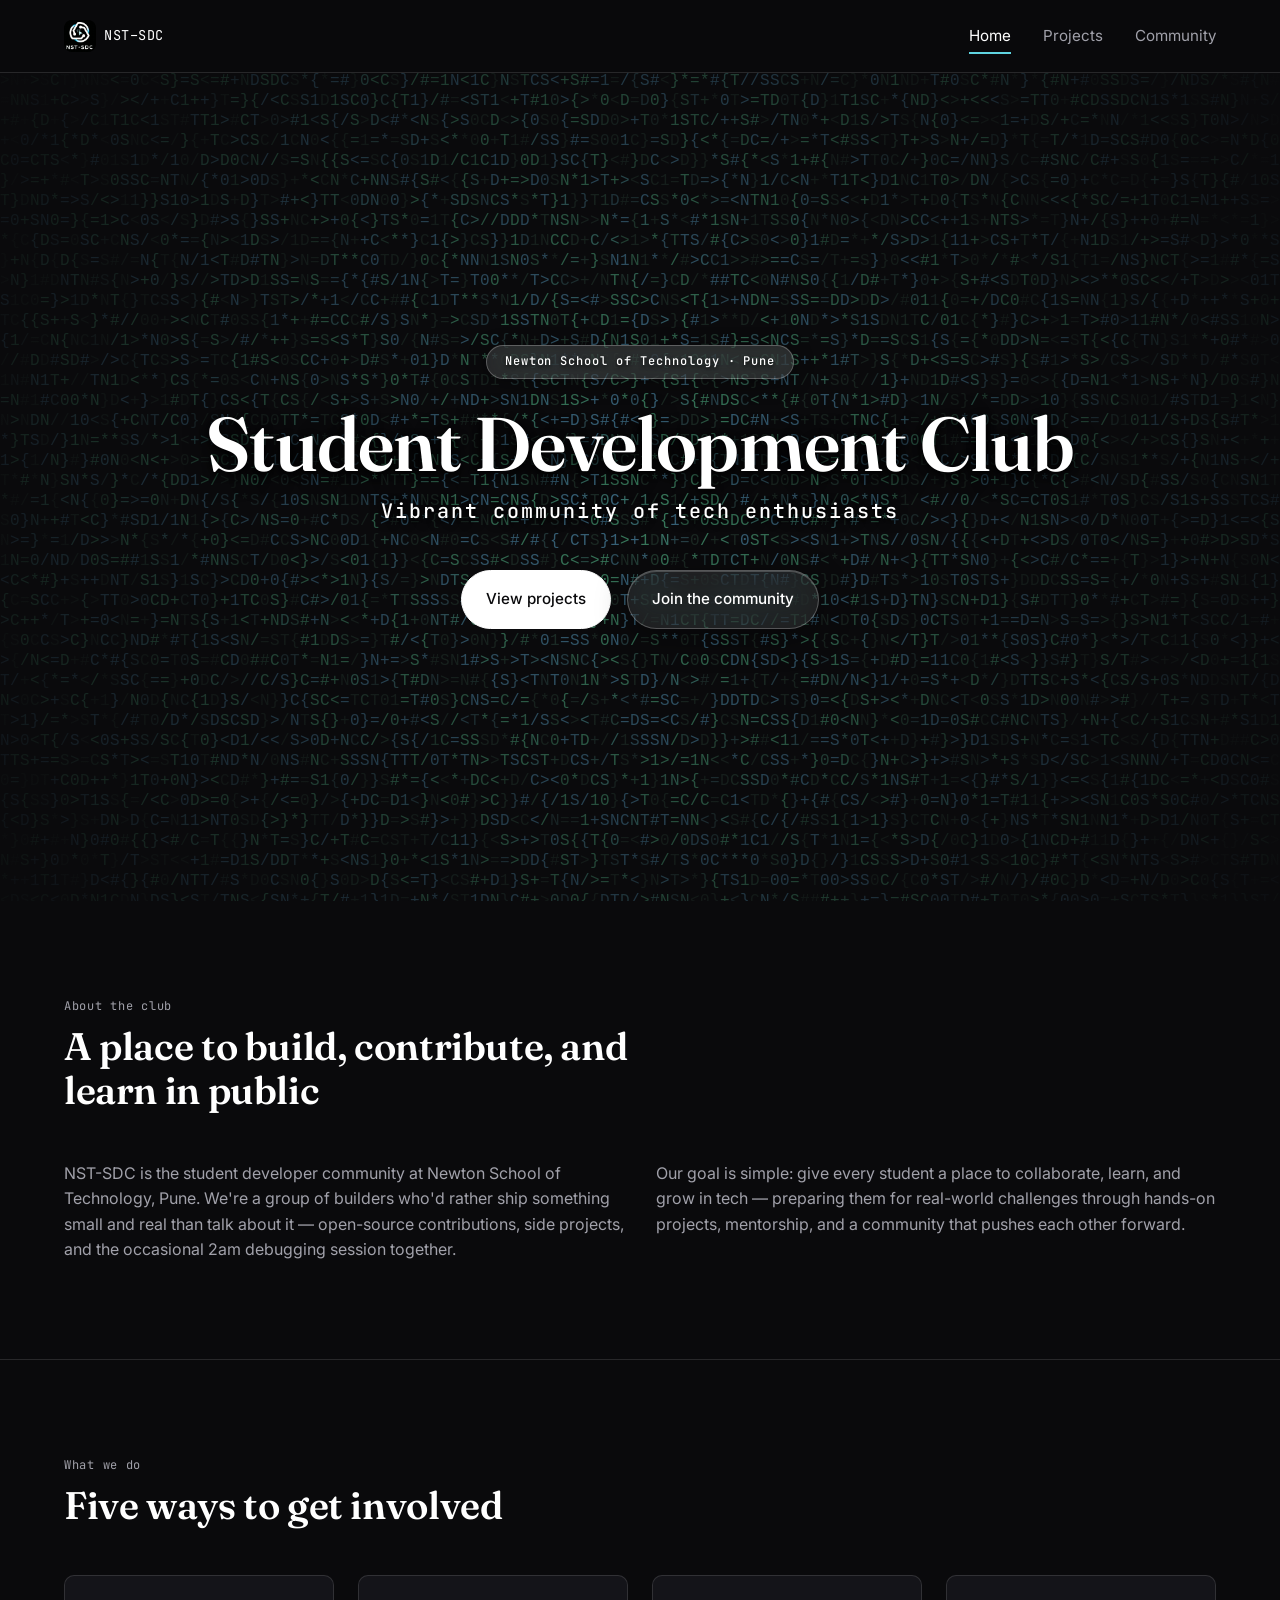
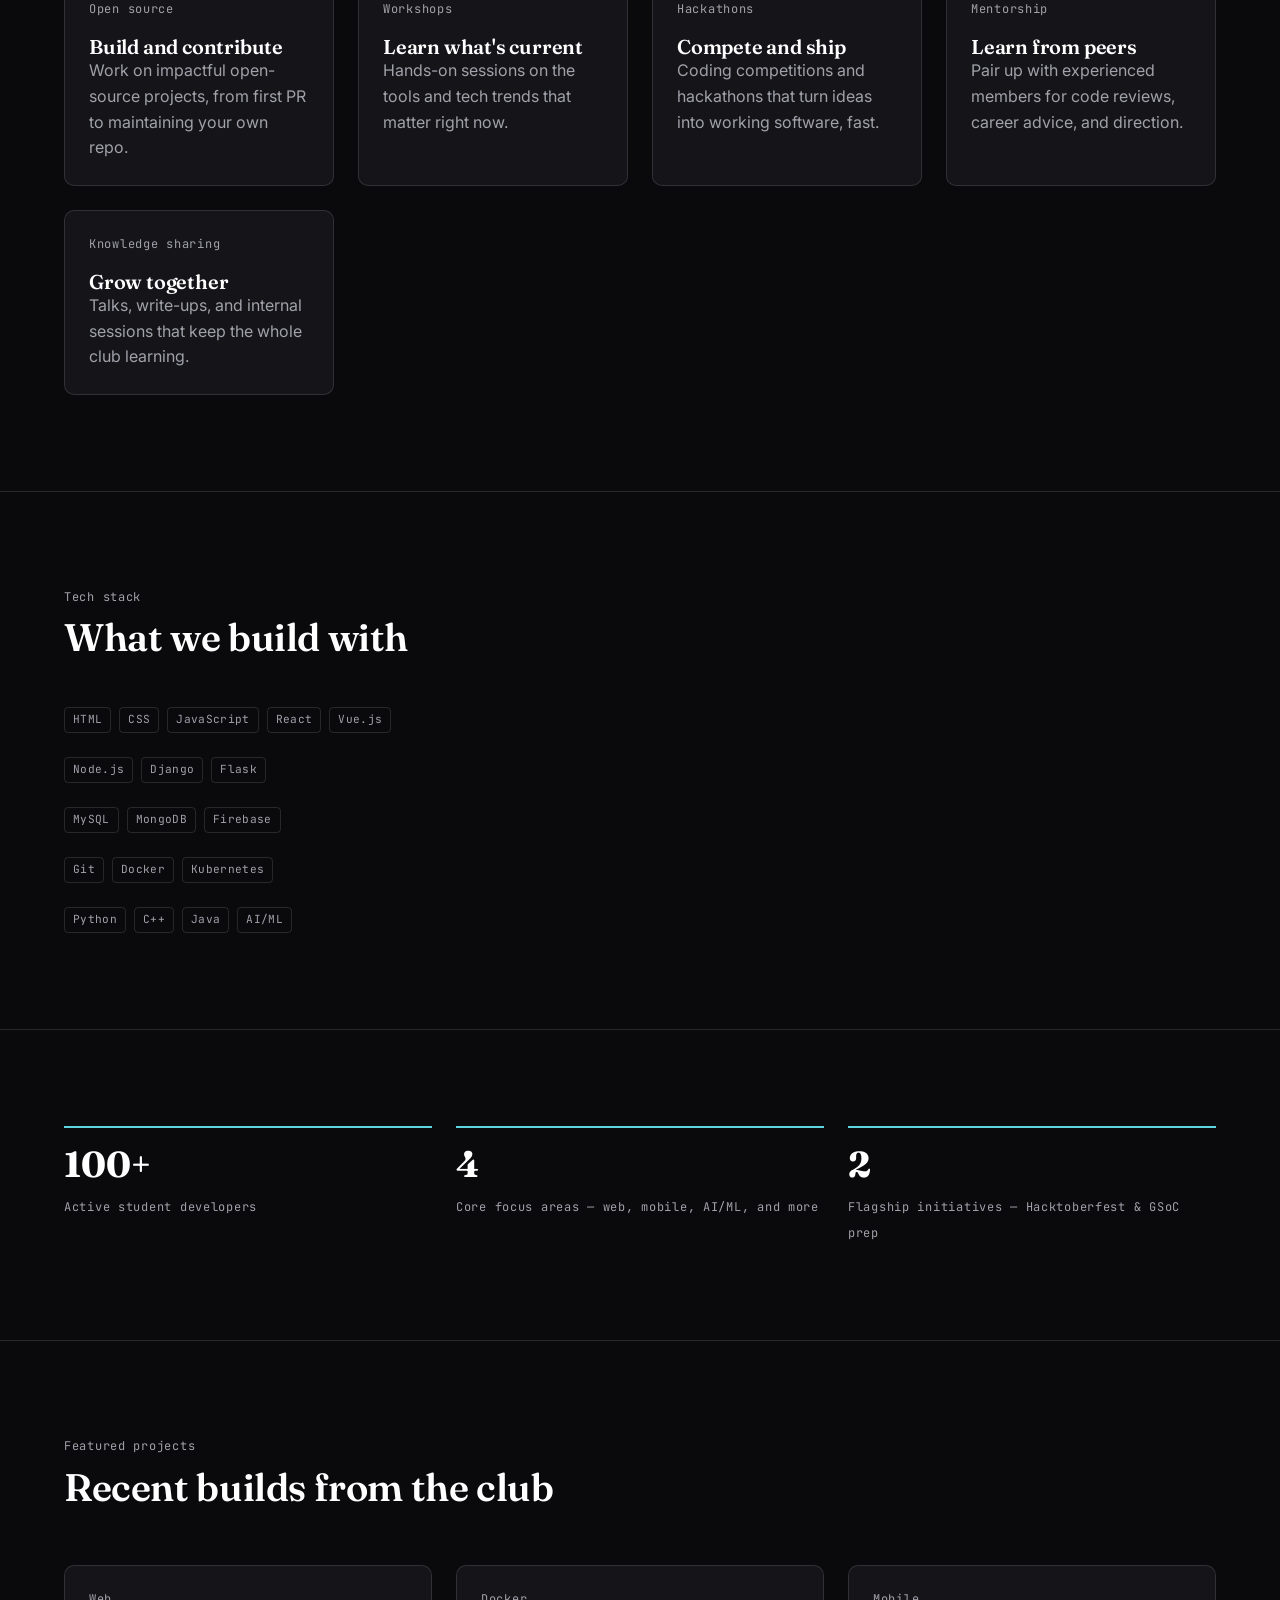
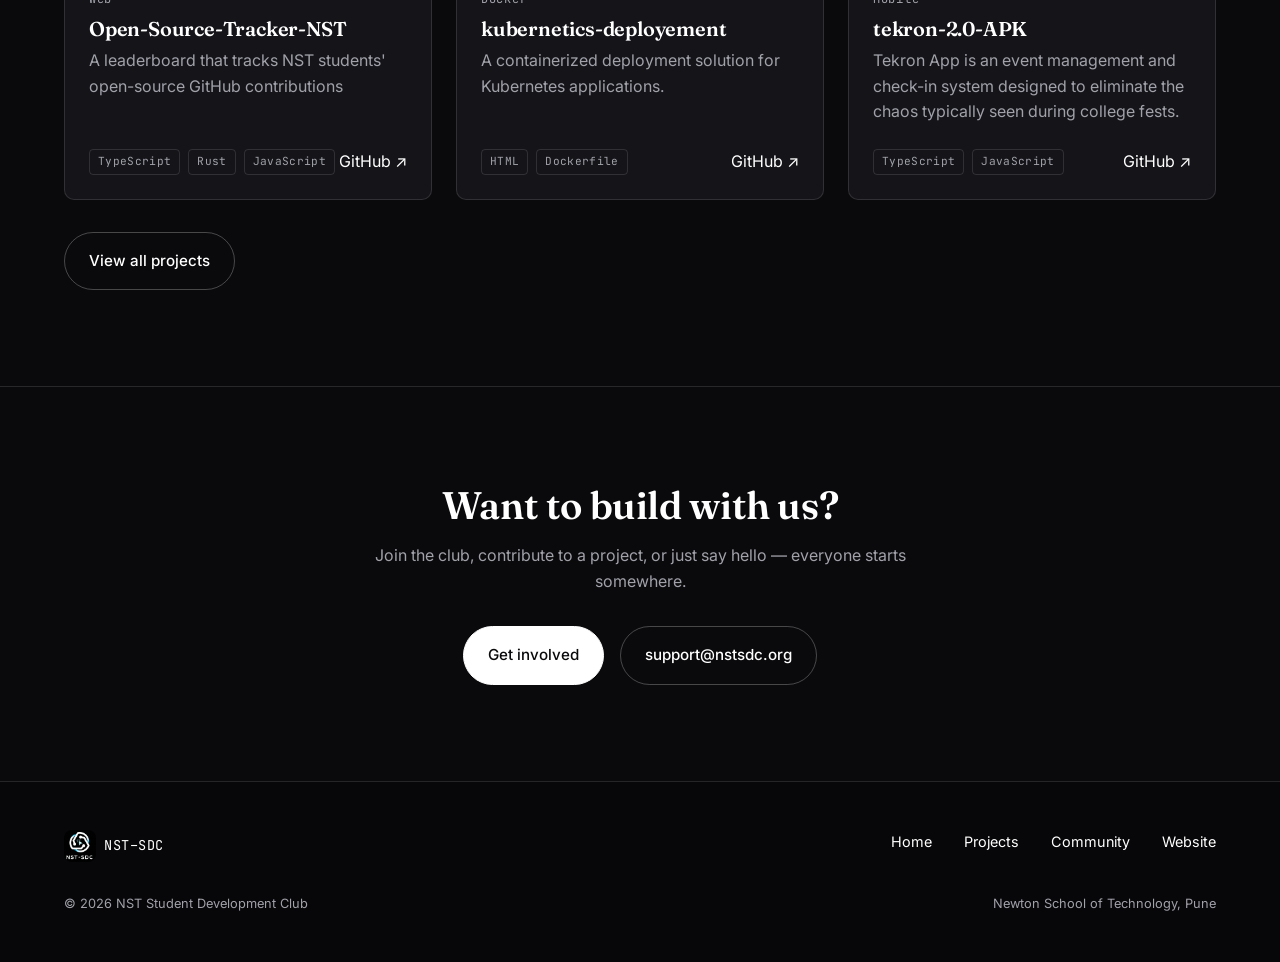
<file: index.html>
<!DOCTYPE html>
<html lang="en">

<head>
  <meta charset="UTF-8">
  <meta name="viewport" content="width=device-width, initial-scale=1.0">
  <title>NST-SDC — Student Development Club, Newton School of Technology</title>
  <meta name="description"
    content="NST-SDC is the student developer community at Newton School of Technology, Pune — building open-source projects, running workshops, and preparing students for Hacktoberfest and GSoC.">
  <link rel="icon" href="assets/images/logo.png">
  <link rel="preconnect" href="https://fonts.googleapis.com">
  <link rel="preconnect" href="https://fonts.gstatic.com" crossorigin>
  <link
    href="https://fonts.googleapis.com/css2?family=Fraunces:opsz,wght@9..144,500;9..144,600&family=Inter:wght@400;500;600&family=JetBrains+Mono:wght@400;500&display=swap"
    rel="stylesheet">
  <link rel="stylesheet" href="css/variables.css">
  <link rel="stylesheet" href="css/base.css">
  <link rel="stylesheet" href="css/components.css">
  <link rel="stylesheet" href="css/pages.css">
</head>

<body>

  <header class="navbar">
    <div class="container">
      <a href="index.html" class="nav-brand">
        <img src="assets/images/logo.png" alt="NST-SDC logo">
        <span>NST&ndash;SDC</span>
      </a>
      <nav class="nav-links">
        <a href="index.html" aria-current="page">Home</a>
        <a href="projects.html">Projects</a>
        <a href="community.html">Community</a>
      </nav>
      <button class="nav-toggle" aria-label="Toggle menu" aria-expanded="false">
        <span></span>
      </button>
    </div>
  </header>

  <main>

    <!-- HERO -->
    <section class="hero" style="border-bottom:none; padding:0;">
      <canvas id="hero-glitch" class="hero-canvas" aria-hidden="true"></canvas>
      <div class="hero-vignette"></div>
      <div class="hero-content">
        <span class="label">Newton School of Technology &middot; Pune</span>
        <h1 class="hero-title">
          Student Development Club
          <span class="line-2">Vibrant community of tech enthusiasts</span>
        </h1>
        <div class="hero-actions">
          <a href="projects.html" class="btn btn-primary">View projects</a>
          <a href="community.html" class="btn btn-glass">Join the community</a>
        </div>
      </div>
    </section>

    <!-- ABOUT -->
    <section id="about">
      <div class="container">
        <div class="section-heading">
          <span class="label">About the club</span>
          <h2>A place to build, contribute, and learn in public</h2>
        </div>
        <div class="grid-2">
          <p>
            NST-SDC is the student developer community at Newton School of Technology, Pune.
            We're a group of builders who'd rather ship something small and real than talk about
            it — open-source contributions, side projects, and the occasional 2am debugging session
            together.
          </p>
          <p>
            Our goal is simple: give every student a place to collaborate, learn, and grow in tech —
            preparing them for real-world challenges through hands-on projects, mentorship, and a
            community that pushes each other forward.
          </p>
        </div>
      </div>
    </section>

    <!-- WHAT WE DO -->
    <section id="what-we-do">
      <div class="container">
        <div class="section-heading">
          <span class="label">What we do</span>
          <h2>Five ways to get involved</h2>
        </div>
        <div class="feature-grid">
          <div class="feature-block">
            <span class="label">Open source</span>
            <h3>Build and contribute</h3>
            <p>Work on impactful open-source projects, from first PR to maintaining your own repo.</p>
          </div>
          <div class="feature-block">
            <span class="label">Workshops</span>
            <h3>Learn what's current</h3>
            <p>Hands-on sessions on the tools and tech trends that matter right now.</p>
          </div>
          <div class="feature-block">
            <span class="label">Hackathons</span>
            <h3>Compete and ship</h3>
            <p>Coding competitions and hackathons that turn ideas into working software, fast.</p>
          </div>
          <div class="feature-block">
            <span class="label">Mentorship</span>
            <h3>Learn from peers</h3>
            <p>Pair up with experienced members for code reviews, career advice, and direction.</p>
          </div>
          <div class="feature-block">
            <span class="label">Knowledge sharing</span>
            <h3>Grow together</h3>
            <p>Talks, write-ups, and internal sessions that keep the whole club learning.</p>
          </div>
        </div>
      </div>
    </section>

    <!-- TECH STACK -->
    <section id="stack">
      <div class="container">
        <div class="section-heading">
          <span class="label">Tech stack</span>
          <h2>What we build with</h2>
        </div>
        <div class="tag-row" style="margin-bottom:var(--space-4);">
          <span class="tag">HTML</span><span class="tag">CSS</span><span class="tag">JavaScript</span>
          <span class="tag">React</span><span class="tag">Vue.js</span>
        </div>
        <div class="tag-row" style="margin-bottom:var(--space-4);">
          <span class="tag">Node.js</span><span class="tag">Django</span><span class="tag">Flask</span>
        </div>
        <div class="tag-row" style="margin-bottom:var(--space-4);">
          <span class="tag">MySQL</span><span class="tag">MongoDB</span><span class="tag">Firebase</span>
        </div>
        <div class="tag-row" style="margin-bottom:var(--space-4);">
          <span class="tag">Git</span><span class="tag">Docker</span><span class="tag">Kubernetes</span>
        </div>
        <div class="tag-row">
          <span class="tag">Python</span><span class="tag">C++</span><span class="tag">Java</span><span
            class="tag">AI/ML</span>
        </div>
      </div>
    </section>

    <!-- HIGHLIGHTS -->
    <section id="highlights">
      <div class="container">
        <div class="stat-row">
          <div class="stat-block">
            <strong>100+</strong>
            <span class="label">Active student developers</span>
          </div>
          <div class="stat-block">
            <strong>4</strong>
            <span class="label">Core focus areas — web, mobile, AI/ML, and more</span>
          </div>
          <div class="stat-block">
            <strong>2</strong>
            <span class="label">Flagship initiatives — Hacktoberfest &amp; GSoC prep</span>
          </div>
        </div>
      </div>
    </section>

    <!-- FEATURED PROJECTS -->
    <section id="featured-projects">
      <div class="container">
        <div class="section-heading"
          style="display:flex; align-items:flex-end; justify-content:space-between; max-width:none;">
          <div>
            <span class="label">Featured projects</span>
            <h2>Recent builds from the club</h2>
          </div>
        </div>
        <div class="grid-3">
          <article class="card">
            <span class="label">Web</span>
            <h3>Open-Source-Tracker-NST</h3>
            <p>A leaderboard that tracks NST students' open-source GitHub contributions </p>
            <div class="card-footer">
              <div class="tag-row"><span class="tag">TypeScript</span><span class="tag">Rust</span><span class="tag">JavaScript</span></div>
              <a href="https://github.com/nst-sdc/Open-Source-Tracker-NST" aria-label="View on GitHub">GitHub &nearr;</a>
            </div>
          </article>
          <article class="card">
            <span class="label">Docker</span>
            <h3>kubernetics-deployement</h3>
            <p>A containerized deployment solution for Kubernetes applications.</p>
            <div class="card-footer">
              <div class="tag-row"><span class="tag">HTML</span><span class="tag">Dockerfile</span></div>
              <a href="https://github.com/nst-sdc/kubernetics-deployement" aria-label="View on GitHub">GitHub &nearr;</a>
            </div>
          </article>
          <article class="card">
            <span class="label">Mobile</span>
            <h3>tekron-2.0-APK</h3>
            <p>Tekron App is an event management and check-in system designed to eliminate the chaos typically seen during college fests. </p>
            <div class="card-footer">
              <div class="tag-row"><span class="tag">TypeScript</span><span class="tag">JavaScript</span></div>
              <a href="https://github.com/nst-sdc/tekron-2.0-APK" aria-label="View on GitHub">GitHub &nearr;</a>
            </div>
          </article>
        </div>
        <p style="margin-top:var(--space-5);"><a href="projects.html" class="btn btn-outline">View all projects</a></p>
      </div>
    </section>

    <!-- COMMUNITY CTA -->
    <section id="cta" style="border-bottom:none;">
      <div class="container" style="text-align:center;">
        <h2>Want to build with us?</h2>
        <p style="margin:var(--space-3) auto var(--space-5);">
          Join the club, contribute to a project, or just say hello — everyone starts somewhere.
        </p>
        <div class="hero-actions" style="margin-top:0;">
          <a href="community.html" class="btn btn-primary">Get involved</a>
          <a href="mailto:support@nstsdc.org" class="btn btn-outline">support@nstsdc.org</a>
        </div>
      </div>
    </section>

  </main>

  <footer class="site-footer">
    <div class="container">
      <div class="footer-top">
        <a href="index.html" class="nav-brand">
          <img src="assets/images/logo.png" alt="NST-SDC logo">
          <span>NST&ndash;SDC</span>
        </a>
        <nav class="footer-links">
          <a href="index.html">Home</a>
          <a href="projects.html">Projects</a>
          <a href="community.html">Community</a>
          <a href="https://nstsdc.org">Website</a>
        </nav>
      </div>
      <div class="footer-bottom">
        <span>&copy; 2026 NST Student Development Club</span>
        <span>Newton School of Technology, Pune</span>
      </div>
    </div>
  </footer>

  <script src="js/letter-glitch.js"></script>
  <script src="js/main.js"></script>
</body>

</html>
</file>
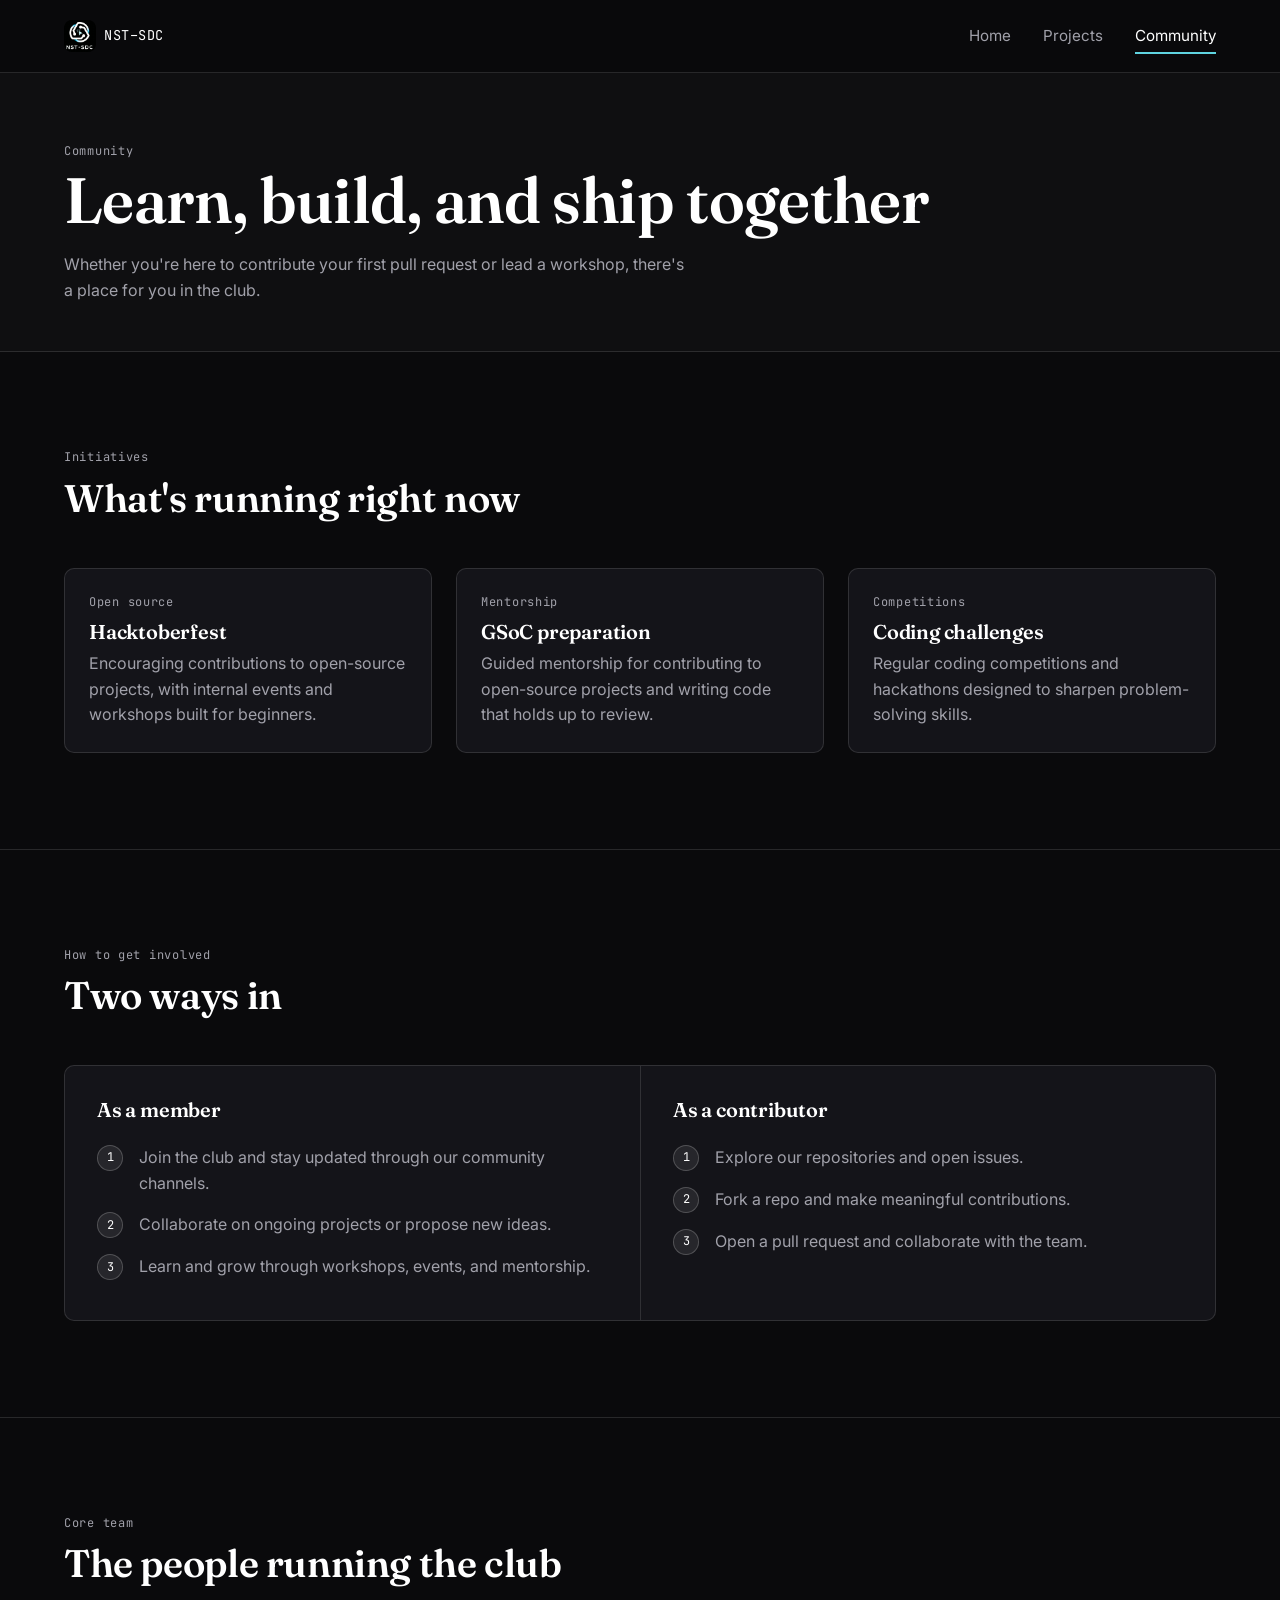
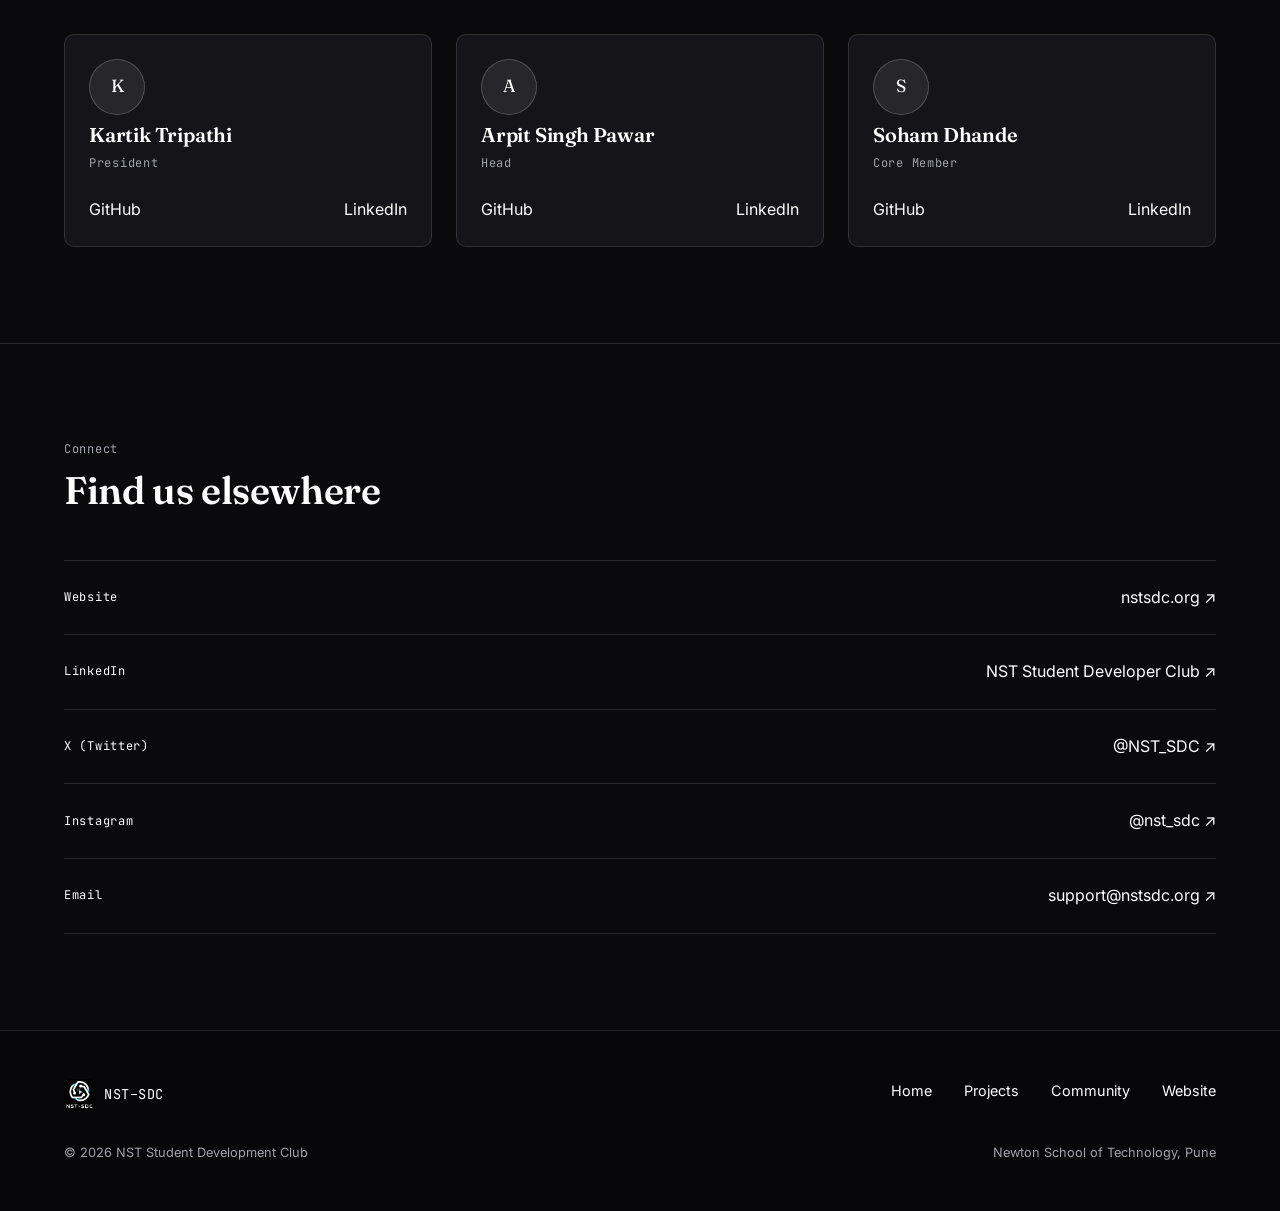
<file: community.html>
<!DOCTYPE html>
<html lang="en">
<head>
<meta charset="UTF-8">
<meta name="viewport" content="width=device-width, initial-scale=1.0">
<title>Community — NST-SDC</title>
<meta name="description" content="Join the NST Student Development Club — Hacktoberfest, GSoC prep, hackathons, and the people behind the club.">
<link rel="icon" href="assets/images/logo.png">
<link rel="preconnect" href="https://fonts.googleapis.com">
<link rel="preconnect" href="https://fonts.gstatic.com" crossorigin>
<link href="https://fonts.googleapis.com/css2?family=Fraunces:opsz,wght@9..144,500;9..144,600&family=Inter:wght@400;500;600&family=JetBrains+Mono:wght@400;500&display=swap" rel="stylesheet">
<link rel="stylesheet" href="css/variables.css">
<link rel="stylesheet" href="css/base.css">
<link rel="stylesheet" href="css/components.css">
<link rel="stylesheet" href="css/pages.css">
</head>
<body>

<header class="navbar">
  <div class="container">
    <a href="index.html" class="nav-brand">
      <img src="assets/images/logo.png" alt="NST-SDC logo">
      <span>NST&ndash;SDC</span>
    </a>
    <nav class="nav-links">
      <a href="index.html">Home</a>
      <a href="projects.html">Projects</a>
      <a href="community.html" aria-current="page">Community</a>
    </nav>
    <button class="nav-toggle" aria-label="Toggle menu" aria-expanded="false">
      <span></span>
    </button>
  </div>
</header>

<main>

  <div class="page-header">
    <div class="container">
      <span class="label">Community</span>
      <h1>Learn, build, and ship together</h1>
      <p style="margin-top:var(--space-3);">
        Whether you're here to contribute your first pull request or lead a workshop, there's a
        place for you in the club.
      </p>
    </div>
  </div>

  <!-- INITIATIVES -->
  <section id="initiatives">
    <div class="container">
      <div class="section-heading">
        <span class="label">Initiatives</span>
        <h2>What's running right now</h2>
      </div>
      <div class="grid-3">
        <div class="card">
          <span class="label">Open source</span>
          <h3>Hacktoberfest</h3>
          <p>Encouraging contributions to open-source projects, with internal events and workshops built for beginners.</p>
        </div>
        <div class="card">
          <span class="label">Mentorship</span>
          <h3>GSoC preparation</h3>
          <p>Guided mentorship for contributing to open-source projects and writing code that holds up to review.</p>
        </div>
        <div class="card">
          <span class="label">Competitions</span>
          <h3>Coding challenges</h3>
          <p>Regular coding competitions and hackathons designed to sharpen problem-solving skills.</p>
        </div>
      </div>
    </div>
  </section>

  <!-- HOW TO GET INVOLVED -->
  <section id="get-involved">
    <div class="container">
      <div class="section-heading">
        <span class="label">How to get involved</span>
        <h2>Two ways in</h2>
      </div>
      <div class="involve-columns">
        <div class="involve-col">
          <h3>As a member</h3>
          <ol>
            <li>Join the club and stay updated through our community channels.</li>
            <li>Collaborate on ongoing projects or propose new ideas.</li>
            <li>Learn and grow through workshops, events, and mentorship.</li>
          </ol>
        </div>
        <div class="involve-col">
          <h3>As a contributor</h3>
          <ol>
            <li>Explore our repositories and open issues.</li>
            <li>Fork a repo and make meaningful contributions.</li>
            <li>Open a pull request and collaborate with the team.</li>
          </ol>
        </div>
      </div>
    </div>
  </section>

  <!-- CORE TEAM (folded in from the former Members page) -->
  <section id="team">
    <div class="container">
      <div class="section-heading">
        <span class="label">Core team</span>
        <h2>The people running the club</h2>
      </div>
      <div class="grid-3">
        <div class="card team-card">
          <div class="team-avatar">K</div>
          <h3>Kartik Tripathi</h3>
          <span class="label">President</span>
          <div class="card-footer">
            <a href="#" aria-label="GitHub profile">GitHub</a>
            <a href="#" aria-label="LinkedIn profile">LinkedIn</a>
          </div>
        </div>
        <div class="card team-card">
          <div class="team-avatar">A</div>
          <h3>Arpit Singh Pawar</h3>
          <span class="label">Head</span>
          <div class="card-footer">
            <a href="#" aria-label="GitHub profile">GitHub</a>
            <a href="#" aria-label="LinkedIn profile">LinkedIn</a>
          </div>
        </div>
        <div class="card team-card">
          <div class="team-avatar">S</div>
          <h3>Soham Dhande</h3>
          <span class="label">Core Member</span>
          <div class="card-footer">
            <a href="#" aria-label="GitHub profile">GitHub</a>
            <a href="#" aria-label="LinkedIn profile">LinkedIn</a>
          </div>
        </div>
      </div>
    </div>
  </section>

  <!-- CONNECT -->
  <section id="connect" style="border-bottom:none;">
    <div class="container">
      <div class="section-heading">
        <span class="label">Connect</span>
        <h2>Find us elsewhere</h2>
      </div>
      <div class="connect-list">
        <div class="connect-row">
          <span class="label">Website</span>
          <a href="https://nstsdc.org">nstsdc.org &nearr;</a>
        </div>
        <div class="connect-row">
          <span class="label">LinkedIn</span>
          <a href="https://www.linkedin.com/company/nst-sdc/">NST Student Developer Club &nearr;</a>
        </div>
        <div class="connect-row">
          <span class="label">X (Twitter)</span>
          <a href="https://x.com/NSTSDC_">@NST_SDC &nearr;</a>
        </div>
        <div class="connect-row">
          <span class="label">Instagram</span>
          <a href="https://www.instagram.com/devclub.nst/">@nst_sdc &nearr;</a>
        </div>
        <div class="connect-row">
          <span class="label">Email</span>
          <a href="mailto:support@nstsdc.org">support@nstsdc.org &nearr;</a>
        </div>
      </div>
    </div>
  </section>

</main>

<footer class="site-footer">
  <div class="container">
    <div class="footer-top">
      <a href="index.html" class="nav-brand">
        <img src="assets/images/logo.png" alt="NST-SDC logo">
        <span>NST&ndash;SDC</span>
      </a>
      <nav class="footer-links">
        <a href="index.html">Home</a>
        <a href="projects.html">Projects</a>
        <a href="community.html">Community</a>
        <a href="https://nstsdc.org">Website</a>
      </nav>
    </div>
    <div class="footer-bottom">
      <span>&copy; 2026 NST Student Development Club</span>
      <span>Newton School of Technology, Pune</span>
    </div>
  </div>
</footer>

<script src="js/main.js"></script>
</body>
</html>
</file>
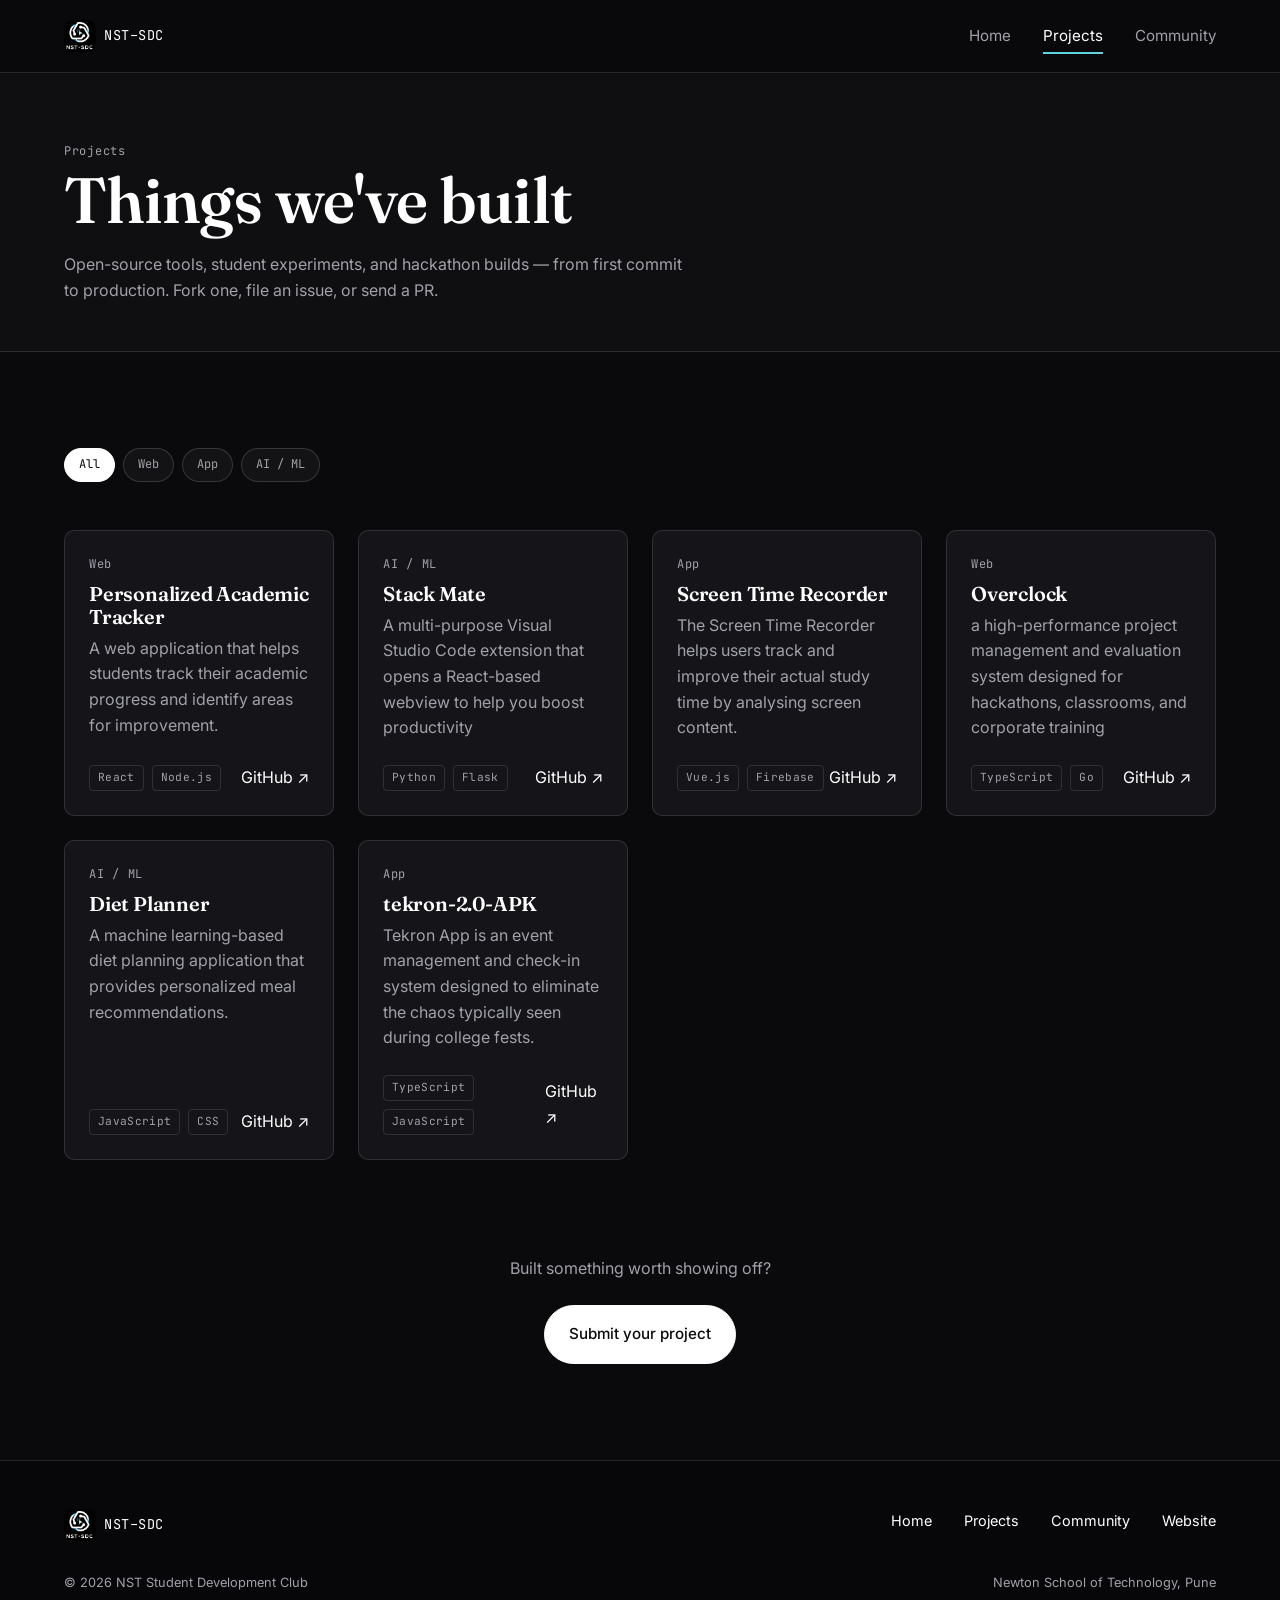
<file: projects.html>
<!DOCTYPE html>
<html lang="en">
<head>
<meta charset="UTF-8">
<meta name="viewport" content="width=device-width, initial-scale=1.0">
<title>Projects — NST-SDC</title>
<meta name="description" content="Open-source and student-built projects from the NST Student Development Club.">
<link rel="icon" href="assets/images/logo.png">
<link rel="preconnect" href="https://fonts.googleapis.com">
<link rel="preconnect" href="https://fonts.gstatic.com" crossorigin>
<link href="https://fonts.googleapis.com/css2?family=Fraunces:opsz,wght@9..144,500;9..144,600&family=Inter:wght@400;500;600&family=JetBrains+Mono:wght@400;500&display=swap" rel="stylesheet">
<link rel="stylesheet" href="css/variables.css">
<link rel="stylesheet" href="css/base.css">
<link rel="stylesheet" href="css/components.css">
<link rel="stylesheet" href="css/pages.css">
</head>
<body>

<header class="navbar">
  <div class="container">
    <a href="index.html" class="nav-brand">
      <img src="assets/images/logo.png" alt="NST-SDC logo">
      <span>NST&ndash;SDC</span>
    </a>
    <nav class="nav-links">
      <a href="index.html">Home</a>
      <a href="projects.html" aria-current="page">Projects</a>
      <a href="community.html">Community</a>
    </nav>
    <button class="nav-toggle" aria-label="Toggle menu" aria-expanded="false">
      <span></span>
    </button>
  </div>
</header>

<main>

  <div class="page-header">
    <div class="container">
      <span class="label">Projects</span>
      <h1>Things we've built</h1>
      <p style="margin-top:var(--space-3);">
        Open-source tools, student experiments, and hackathon builds — from first commit to
        production. Fork one, file an issue, or send a PR.
      </p>
    </div>
  </div>

  <section style="border-bottom:none;">
    <div class="container">
      <div class="filter-row" role="group" aria-label="Filter projects by category">
        <button class="filter-chip" data-filter="all" aria-pressed="true">All</button>
        <button class="filter-chip" data-filter="web" aria-pressed="false">Web</button>
        <button class="filter-chip" data-filter="app" aria-pressed="false">App</button>
        <button class="filter-chip" data-filter="ai-ml" aria-pressed="false">AI / ML</button>
      </div>

      <div class="grid-3">
        <article class="card" data-category="web">
          <span class="label">Web</span>
          <h3>Personalized Academic Tracker</h3>
          <p>A web application that helps students track their academic progress and identify areas for improvement.</p>
          <div class="card-footer">
            <div class="tag-row"><span class="tag">React</span><span class="tag">Node.js</span></div>
            <a href="https://github.com/nst-sdc/Personalized-Academic-Tracker" aria-label="View on GitHub">GitHub &nearr;</a>
          </div>
        </article>

        <article class="card" data-category="ai-ml">
          <span class="label">AI / ML</span>
          <h3>Stack Mate</h3>
          <p>A multi-purpose Visual Studio Code extension that opens a React-based webview to help you boost productivity</p>
          <div class="card-footer">
            <div class="tag-row"><span class="tag">Python</span><span class="tag">Flask</span></div>
            <a href="https://github.com/nst-sdc/StackMate" aria-label="View on GitHub">GitHub &nearr;</a>
          </div>
        </article>

        <article class="card" data-category="app">
          <span class="label">App</span>
          <h3>Screen Time Recorder</h3>
          <p>The Screen Time Recorder helps users track and improve their actual study time by analysing screen content.</p>
          <div class="card-footer">
            <div class="tag-row"><span class="tag">Vue.js</span><span class="tag">Firebase</span></div>
            <a href="https://github.com/nst-sdc/Screentime-recoder" aria-label="View on GitHub">GitHub &nearr;</a>
          </div>
        </article>

        <article class="card" data-category="web">
          <span class="label">Web</span>
          <h3>Overclock</h3>
          <p>a high-performance project management and evaluation system designed for hackathons, classrooms, and corporate training</p>
          <div class="card-footer">
            <div class="tag-row"><span class="tag">TypeScript</span><span class="tag">Go</span></div>
            <a href="https://github.com/nst-sdc/overclock-platform" aria-label="View on GitHub">GitHub &nearr;</a>
          </div>
        </article>

        <article class="card" data-category="ai-ml">
          <span class="label">AI / ML</span>
          <h3>Diet Planner</h3>
          <p>A machine learning-based diet planning application that provides personalized meal recommendations.</p>
          <div class="card-footer">
            <div class="tag-row"><span class="tag">JavaScript</span><span class="tag">CSS</span></div>
            <a href="https://github.com/nst-sdc/Diet-Planner" aria-label="View on GitHub">GitHub &nearr;</a>
          </div>
        </article>

        <article class="card" data-category="app">
          <span class="label">App</span>
 <h3>tekron-2.0-APK</h3>
            <p>Tekron App is an event management and check-in system designed to eliminate the chaos typically seen during college fests. </p>
            <div class="card-footer">
              <div class="tag-row"><span class="tag">TypeScript</span><span class="tag">JavaScript</span></div>
              <a href="https://github.com/nst-sdc/tekron-2.0-APK" aria-label="View on GitHub">GitHub &nearr;</a>
            </div>
          </article>
        </div>
      </div>
  </section>

  <section style="border-bottom:none; padding-top:0;">
    <div class="container" style="text-align:center;">
      <p style="margin:0 auto;">Built something worth showing off?</p>
      <div class="hero-actions" style="margin-top:var(--space-4);">
        <a href="community.html" class="btn btn-primary">Submit your project</a>
      </div>
    </div>
  </section>

</main>

<footer class="site-footer">
  <div class="container">
    <div class="footer-top">
      <a href="index.html" class="nav-brand">
        <img src="assets/images/logo.png" alt="NST-SDC logo">
        <span>NST&ndash;SDC</span>
      </a>
      <nav class="footer-links">
        <a href="index.html">Home</a>
        <a href="projects.html">Projects</a>
        <a href="community.html">Community</a>
        <a href="https://nstsdc.org">Website</a>
      </nav>
    </div>
    <div class="footer-bottom">
      <span>&copy; 2026 NST Student Development Club</span>
      <span>Newton School of Technology, Pune</span>
    </div>
  </div>
</footer>

<script src="js/main.js"></script>
</body>
</html>
</file>
<file: css/variables.css>
:root {
  /* Color */
  --color-bg: #0a0a0c;
  --color-surface: #141419;
  --color-ink: #ffffff;
  --color-ink-soft: #a1a1aa;
  --color-border: rgba(255, 255, 255, 0.12);
  --color-invert-bg: #000000;
  --color-invert-ink: #ffffff;
  --color-accent: #5fd4e0; /* used sparingly, drawn from the club logo glow */

  /* Type */
  --font-display: "Fraunces", Georgia, "Times New Roman", serif;
  --font-body: "Inter", -apple-system, BlinkMacSystemFont, "Segoe UI", sans-serif;
  --font-label: "JetBrains Mono", "Courier New", monospace;

  /* Radius */
  --radius-card: 10px;
  --radius-tag: 4px;
  --radius-pill: 999px;

  /* Spacing scale */
  --space-1: 4px;
  --space-2: 8px;
  --space-3: 16px;
  --space-4: 24px;
  --space-5: 32px;
  --space-6: 48px;
  --space-7: 64px;
  --space-8: 96px;

  /* Layout */
  --container-width: 1200px;
  --container-pad: 24px;
  --border-thin: 1px solid var(--color-border);
}

@media (max-width: 640px) {
  :root {
    --container-pad: 16px;
    --space-8: 64px;
    --space-7: 48px;
  }
}
</file>
<file: css/base.css>
* {
  box-sizing: border-box;
  margin: 0;
  padding: 0;
}

html {
  scroll-behavior: smooth;
}

body {
  background: var(--color-bg);
  color: var(--color-ink);
  font-family: var(--font-body);
  font-size: 16px;
  line-height: 1.6;
  -webkit-font-smoothing: antialiased;
}

img {
  max-width: 100%;
  display: block;
}

a {
  color: inherit;
  text-decoration: none;
}

ul {
  list-style: none;
}

button {
  font: inherit;
  cursor: pointer;
}

h1, h2, h3 {
  font-family: var(--font-display);
  font-weight: 600;
  line-height: 1.15;
  letter-spacing: -0.01em;
}

h1 { font-size: clamp(2.5rem, 5vw, 4.25rem); }
h2 { font-size: clamp(1.75rem, 3vw, 2.5rem); }
h3 { font-size: 1.25rem; }

p {
  color: var(--color-ink-soft);
  max-width: 62ch;
}

.container {
  max-width: var(--container-width);
  margin: 0 auto;
  padding: 0 var(--container-pad);
}

.label {
  font-family: var(--font-label);
  font-size: 0.75rem;
  letter-spacing: 0.06em;
  color: var(--color-ink-soft);
}

section {
  padding: var(--space-8) 0;
  border-bottom: var(--border-thin);
}

section:last-of-type {
  border-bottom: none;
}

:focus-visible {
  outline: 2px solid var(--color-ink);
  outline-offset: 3px;
}

@media (prefers-reduced-motion: reduce) {
  *, *::before, *::after {
    animation-duration: 0.01ms !important;
    animation-iteration-count: 1 !important;
    transition-duration: 0.01ms !important;
    scroll-behavior: auto !important;
  }
}
</file>
<file: css/components.css>
/* ---------- Navbar ---------- */
.navbar {
  position: sticky;
  top: 0;
  z-index: 50;
  background: rgba(10, 10, 12, 0.85);
  backdrop-filter: blur(16px);
  -webkit-backdrop-filter: blur(16px);
  border-bottom: var(--border-thin);
}

.navbar .container {
  display: flex;
  align-items: center;
  justify-content: space-between;
  height: 72px;
}

.nav-brand {
  display: flex;
  align-items: center;
  gap: var(--space-2);
}

.nav-brand img {
  height: 32px;
  width: 32px;
  border-radius: 8px;
}

.nav-brand span {
  font-family: var(--font-label);
  font-size: 0.85rem;
  letter-spacing: 0.04em;
  color: var(--color-ink);
}

.nav-links {
  display: flex;
  gap: var(--space-5);
  font-size: 0.95rem;
}

.nav-links a {
  position: relative;
  padding: var(--space-1) 0;
}

.nav-links a[aria-current="page"] {
  color: var(--color-ink);
}

.nav-links a[aria-current="page"]::after {
  content: "";
  position: absolute;
  left: 0;
  right: 0;
  bottom: -2px;
  height: 2px;
  background: var(--color-accent);
}

.nav-links a:not([aria-current="page"]) {
  color: var(--color-ink-soft);
}

.nav-links a:hover {
  color: var(--color-ink);
}

.nav-toggle {
  display: none;
  background: none;
  border: var(--border-thin);
  border-radius: var(--radius-tag);
  width: 40px;
  height: 40px;
  align-items: center;
  justify-content: center;
}

.nav-toggle span,
.nav-toggle span::before,
.nav-toggle span::after {
  content: "";
  display: block;
  width: 18px;
  height: 2px;
  background: var(--color-ink);
  position: relative;
  transition: transform 0.2s ease, opacity 0.2s ease;
}

.nav-toggle span::before { position: absolute; top: -6px; }
.nav-toggle span::after { position: absolute; top: 6px; }

.navbar.is-open .nav-toggle span { background: transparent; }
.navbar.is-open .nav-toggle span::before { transform: translateY(6px) rotate(45deg); }
.navbar.is-open .nav-toggle span::after { transform: translateY(-6px) rotate(-45deg); }

/* ---------- Buttons ---------- */
.btn {
  display: inline-flex;
  align-items: center;
  gap: var(--space-2);
  padding: var(--space-3) var(--space-4);
  border-radius: var(--radius-pill);
  font-size: 0.95rem;
  font-weight: 500;
  border: var(--border-thin);
  transition: background 0.2s ease, color 0.2s ease, transform 0.2s ease, box-shadow 0.2s ease, border-color 0.2s ease;
}

.btn-primary {
  background: #ffffff;
  color: #0a0a0c;
  border-color: #ffffff;
}

.btn-primary:hover {
  background: #e4e4e7;
  transform: translateY(-2px);
  box-shadow: 0 4px 20px rgba(255, 255, 255, 0.2);
}

.btn-outline {
  background: transparent;
  color: var(--color-ink);
  border-color: rgba(255, 255, 255, 0.25);
}

.btn-outline:hover {
  background: rgba(255, 255, 255, 0.1);
  border-color: rgba(255, 255, 255, 0.5);
  color: var(--color-ink);
}

/* Glassmorphism Button */
.btn-glass {
  background: rgba(255, 255, 255, 0.08);
  backdrop-filter: blur(16px);
  -webkit-backdrop-filter: blur(16px);
  color: #ffffff !important;
  border: 1px solid rgba(255, 255, 255, 0.25);
  box-shadow: 0 8px 32px 0 rgba(0, 0, 0, 0.37), inset 0 1px 0 0 rgba(255, 255, 255, 0.2);
}

.btn-glass:hover {
  background: rgba(255, 255, 255, 0.18);
  border-color: rgba(255, 255, 255, 0.5);
  box-shadow: 0 8px 32px 0 rgba(95, 212, 224, 0.25), inset 0 1px 0 0 rgba(255, 255, 255, 0.4);
  transform: translateY(-2px);
  color: #ffffff !important;
}

/* ---------- Section heading ---------- */
.section-heading {
  max-width: 640px;
  margin-bottom: var(--space-6);
}

.section-heading .label {
  display: block;
  margin-bottom: var(--space-2);
}

.section-heading h2 {
  margin-bottom: var(--space-2);
}

/* ---------- Card ---------- */
.card {
  background: var(--color-surface);
  border: var(--border-thin);
  border-radius: var(--radius-card);
  padding: var(--space-4);
  display: flex;
  flex-direction: column;
  gap: var(--space-2);
}

.card h3 { margin-bottom: 0; }

.card-footer {
  margin-top: auto;
  display: flex;
  align-items: center;
  justify-content: space-between;
  padding-top: var(--space-3);
}

/* ---------- Tag ---------- */
.tag {
  display: inline-block;
  font-family: var(--font-label);
  font-size: 0.7rem;
  letter-spacing: 0.03em;
  border: var(--border-thin);
  border-radius: var(--radius-tag);
  padding: 3px 8px;
  color: var(--color-ink-soft);
}

.tag-row {
  display: flex;
  flex-wrap: wrap;
  gap: var(--space-2);
}

/* ---------- Feature block ---------- */
.feature-grid {
  display: grid;
  grid-template-columns: repeat(auto-fit, minmax(220px, 1fr));
  gap: var(--space-4);
}

.feature-block {
  border: var(--border-thin);
  border-radius: var(--radius-card);
  padding: var(--space-4);
  background: var(--color-surface);
}

.feature-block .label {
  display: block;
  margin-bottom: var(--space-3);
}

/* ---------- Stat block ---------- */
.stat-row {
  display: grid;
  grid-template-columns: repeat(auto-fit, minmax(160px, 1fr));
  gap: var(--space-4);
}

.stat-block {
  border-top: 2px solid var(--color-accent);
  padding-top: var(--space-2);
}

.stat-block strong {
  display: block;
  font-family: var(--font-display);
  font-size: 2.25rem;
  color: var(--color-ink);
}

/* ---------- Grids ---------- */
.grid-2 {
  display: grid;
  grid-template-columns: repeat(2, 1fr);
  gap: var(--space-5);
}

.grid-3 {
  display: grid;
  grid-template-columns: repeat(auto-fit, minmax(260px, 1fr));
  gap: var(--space-4);
}

/* ---------- Footer ---------- */
.site-footer {
  padding: var(--space-6) 0;
  border-top: var(--border-thin);
  background: #070709;
}

.footer-top {
  display: flex;
  justify-content: space-between;
  align-items: flex-start;
  gap: var(--space-5);
  flex-wrap: wrap;
  margin-bottom: var(--space-5);
}

.footer-links {
  display: flex;
  gap: var(--space-5);
  flex-wrap: wrap;
  font-size: 0.9rem;
}

.footer-bottom {
  display: flex;
  justify-content: space-between;
  gap: var(--space-3);
  font-size: 0.8rem;
  color: var(--color-ink-soft);
  flex-wrap: wrap;
}

@media (max-width: 860px) {
  .nav-links { display: none; }
  .nav-toggle { display: flex; }

  .navbar.is-open .nav-links {
    display: flex;
    flex-direction: column;
    position: absolute;
    top: 72px;
    left: 0;
    right: 0;
    background: rgba(10, 10, 12, 0.98);
    backdrop-filter: blur(16px);
    -webkit-backdrop-filter: blur(16px);
    border-bottom: var(--border-thin);
    padding: var(--space-4) var(--container-pad);
    gap: var(--space-3);
  }

  .grid-2 { grid-template-columns: 1fr; }
}
</file>
<file: css/pages.css>
/* ---------- Hero (LetterGlitch) ---------- */
.hero {
  position: relative;
  height: 92vh;
  min-height: 560px;
  background: var(--color-bg);
  border-bottom: var(--border-thin);
  overflow: hidden;
}

.hero-canvas {
  position: absolute;
  inset: 0;
  width: 100%;
  height: 100%;
  display: block;
}

.hero-vignette {
  position: absolute;
  inset: 0;
  pointer-events: none;
  background: radial-gradient(circle at center, rgba(10, 10, 12, 0.45) 0%, rgba(10, 10, 12, 0.85) 75%, rgba(10, 10, 12, 0.98) 100%);
}

.hero-content {
  position: relative;
  z-index: 2;
  height: 100%;
  display: flex;
  flex-direction: column;
  align-items: center;
  justify-content: center;
  text-align: center;
  padding: 0 var(--container-pad);
  color: #ffffff;
}

.hero-content .label {
  color: #ffffff;
  background: rgba(255, 255, 255, 0.12);
  border: 1px solid rgba(255, 255, 255, 0.25);
  padding: 6px 18px;
  border-radius: var(--radius-pill);
  backdrop-filter: blur(12px);
  -webkit-backdrop-filter: blur(12px);
  margin-bottom: var(--space-4);
  font-weight: 500;
  letter-spacing: 0.08em;
  text-shadow: 0 2px 4px rgba(0, 0, 0, 0.8);
  box-shadow: 0 4px 20px rgba(0, 0, 0, 0.4);
}

.hero-title {
  font-family: var(--font-display);
  font-size: clamp(2.5rem, 6vw, 4.75rem);
  line-height: 1.08;
  color: #ffffff !important;
  text-shadow: 0 4px 24px rgba(0, 0, 0, 0.95), 0 2px 8px rgba(0, 0, 0, 0.9);
  font-weight: 600;
}

.hero-title .line-2 {
  display: block;
  font-family: var(--font-label);
  font-size: clamp(0.95rem, 2.2vw, 1.25rem);
  letter-spacing: 0.1em;
  margin-top: var(--space-3);
  color: #ffffff !important;
  text-shadow: 0 2px 12px rgba(0, 0, 0, 0.95), 0 1px 4px rgba(0, 0, 0, 0.9);
  opacity: 1;
  font-weight: 500;
}

.hero-actions {
  display: flex;
  gap: var(--space-3);
  margin-top: var(--space-6);
  flex-wrap: wrap;
  justify-content: center;
}

.hero .btn-primary {
  background: #ffffff;
  color: #0a0a0c;
  border-color: #ffffff;
}

.hero .btn-primary:hover {
  background: #e4e4e7;
  color: #0a0a0c;
  box-shadow: 0 4px 24px rgba(255, 255, 255, 0.3);
}

.hero .btn-outline {
  color: #ffffff;
  border-color: rgba(255, 255, 255, 0.3);
}

.hero .btn-outline:hover {
  background: rgba(255, 255, 255, 0.15);
  color: #ffffff;
}

/* ---------- Page header (non-home pages) ---------- */
.page-header {
  padding: var(--space-7) 0 var(--space-6);
  border-bottom: var(--border-thin);
  background: rgba(255, 255, 255, 0.02);
}

.page-header .label { margin-bottom: var(--space-2); }

/* ---------- Community: involve columns ---------- */
.involve-columns {
  display: grid;
  grid-template-columns: 1fr 1fr;
  border: var(--border-thin);
  border-radius: var(--radius-card);
  overflow: hidden;
  background: var(--color-surface);
}

.involve-col {
  padding: var(--space-5);
}

.involve-col + .involve-col {
  border-left: var(--border-thin);
}

.involve-col ol {
  list-style: none;
  counter-reset: step;
  margin-top: var(--space-3);
}

.involve-col li {
  counter-increment: step;
  display: flex;
  gap: var(--space-3);
  padding: var(--space-2) 0;
  color: var(--color-ink-soft);
}

.involve-col li::before {
  content: counter(step);
  font-family: var(--font-label);
  font-size: 0.75rem;
  border: 1px solid rgba(255, 255, 255, 0.2);
  border-radius: 50%;
  width: 24px;
  height: 24px;
  flex: none;
  display: flex;
  align-items: center;
  justify-content: center;
  color: #ffffff;
  background: rgba(255, 255, 255, 0.08);
}

/* ---------- Team grid ---------- */
.team-card {
  text-align: left;
}

.team-avatar {
  width: 56px;
  height: 56px;
  border-radius: 50%;
  border: 1px solid rgba(255, 255, 255, 0.2);
  background: rgba(255, 255, 255, 0.08);
  color: #ffffff;
  display: flex;
  align-items: center;
  justify-content: center;
  font-family: var(--font-display);
  font-size: 1.1rem;
}

/* ---------- Connect list ---------- */
.connect-list {
  border-top: var(--border-thin);
}

.connect-row {
  display: flex;
  align-items: center;
  justify-content: space-between;
  padding: var(--space-4) 0;
  border-bottom: var(--border-thin);
  transition: background 0.2s ease;
}

.connect-row:hover {
  background: rgba(255, 255, 255, 0.02);
}

.connect-row .label { color: var(--color-ink); }

/* ---------- Projects filter ---------- */
.filter-row {
  display: flex;
  gap: var(--space-2);
  flex-wrap: wrap;
  margin-bottom: var(--space-6);
}

.filter-chip {
  font-family: var(--font-label);
  font-size: 0.75rem;
  padding: 6px 14px;
  border: 1px solid rgba(255, 255, 255, 0.15);
  border-radius: var(--radius-pill);
  background: rgba(255, 255, 255, 0.04);
  color: var(--color-ink-soft);
  cursor: pointer;
  transition: all 0.2s ease;
}

.filter-chip:hover {
  background: rgba(255, 255, 255, 0.1);
  color: #ffffff;
}

.filter-chip[aria-pressed="true"] {
  background: #ffffff;
  color: #0a0a0c;
  border-color: #ffffff;
}

@media (max-width: 720px) {
  .involve-columns { grid-template-columns: 1fr; }
  .involve-col + .involve-col { border-left: none; border-top: var(--border-thin); }
  .connect-row { flex-direction: column; align-items: flex-start; gap: var(--space-1); }
}
</file>
